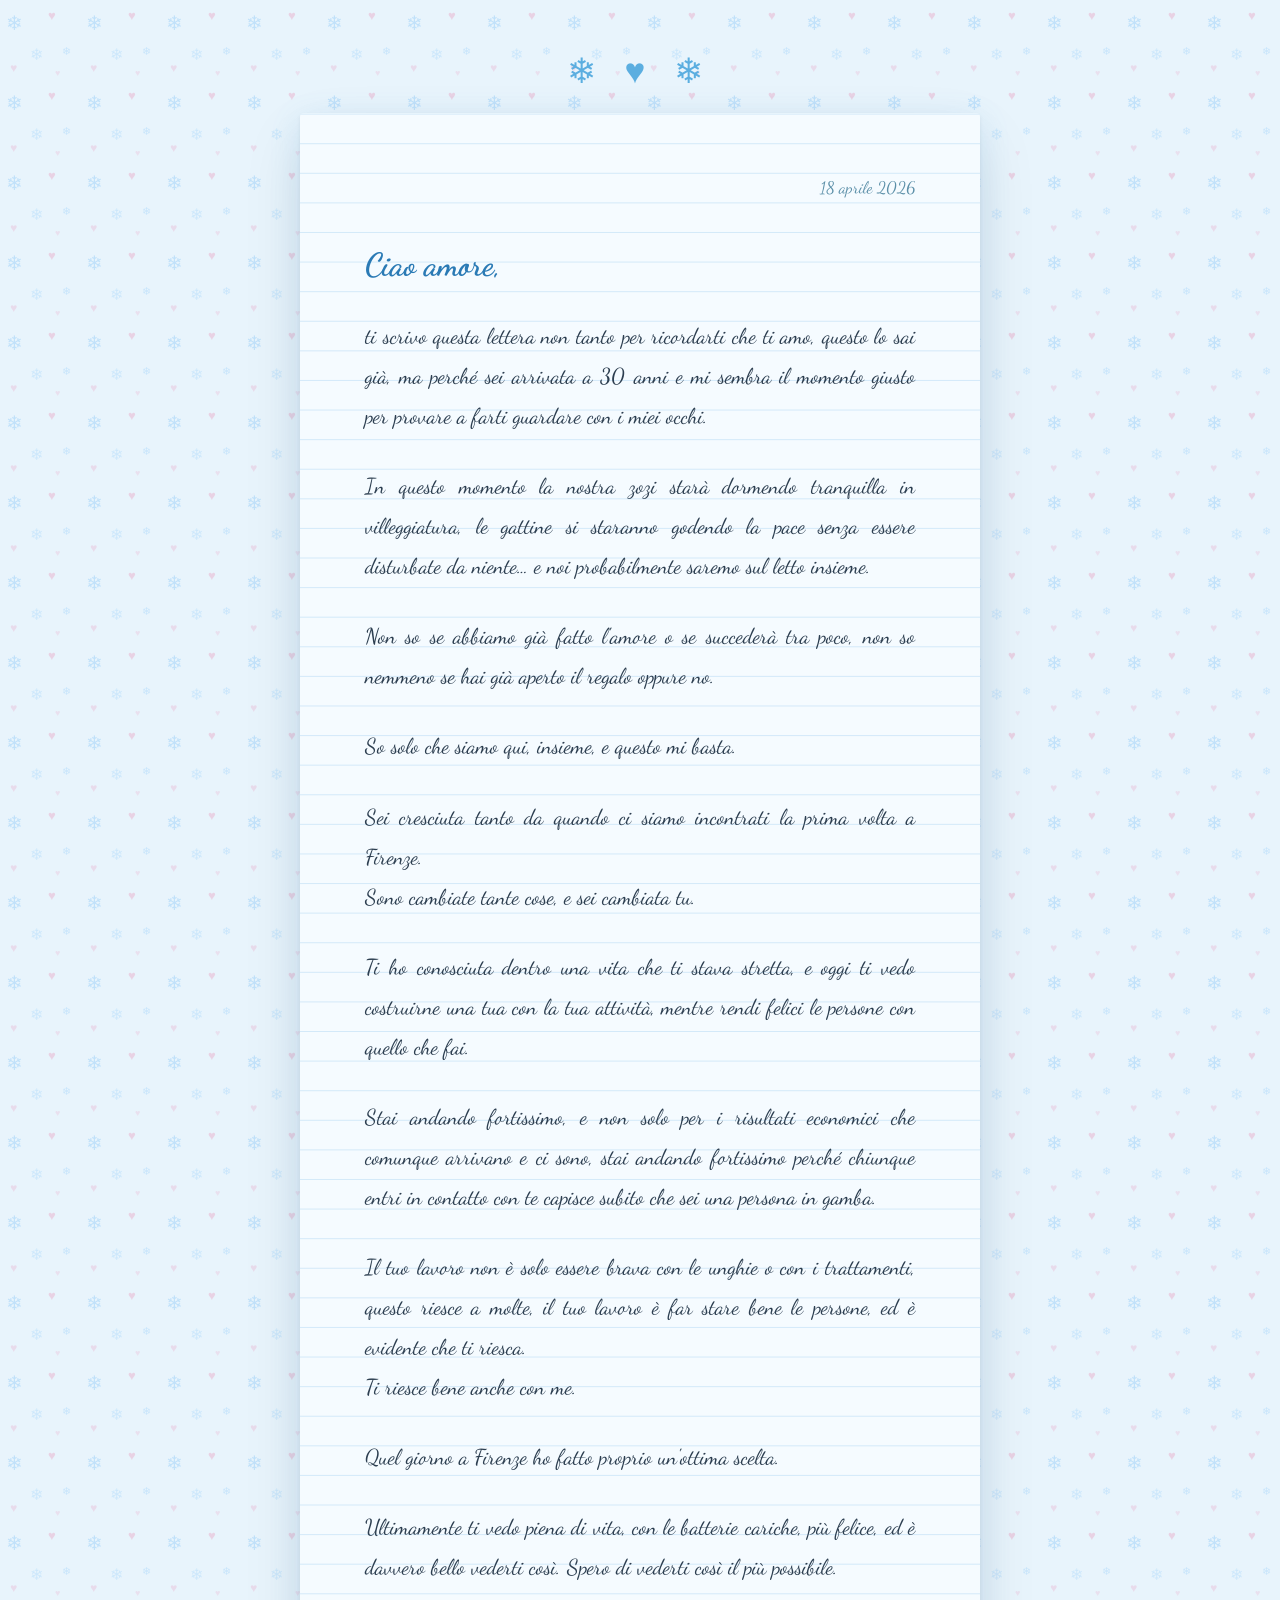
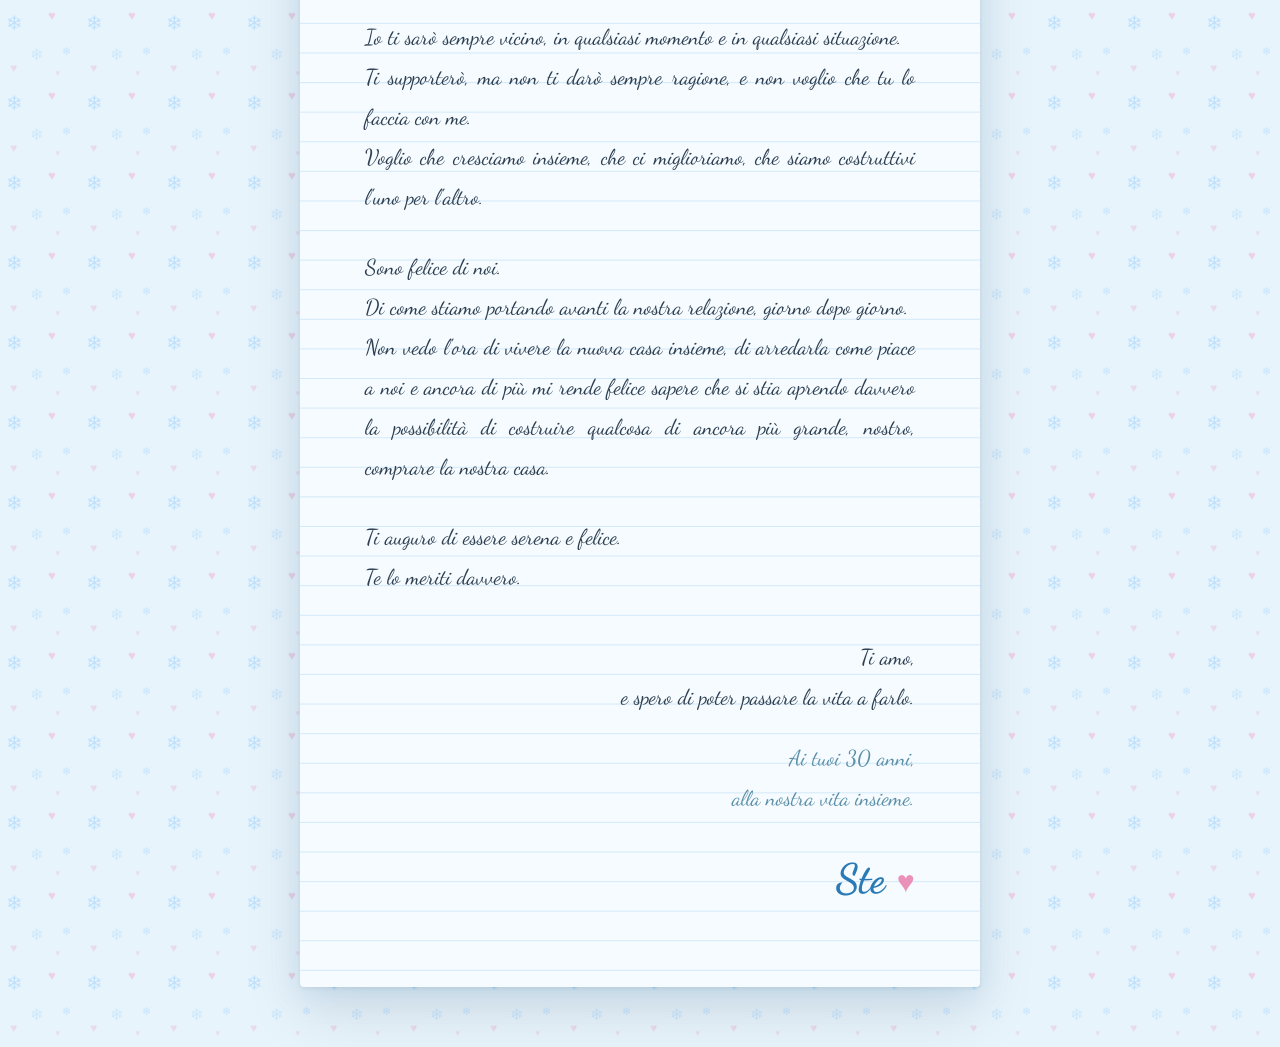
<file: lettera.html>
<!DOCTYPE html>
<html lang="it">
<head>
    <meta charset="UTF-8">
    <meta name="viewport" content="width=device-width, initial-scale=1.0">
    <title>Una lettera per te ♥</title>
    <link rel="preconnect" href="https://fonts.googleapis.com">
    <link rel="preconnect" href="https://fonts.gstatic.com" crossorigin>
    <link href="https://fonts.googleapis.com/css2?family=Dancing+Script:wght@400;600;700&display=swap" rel="stylesheet">
    <style>
        * {
            margin: 0;
            padding: 0;
            box-sizing: border-box;
        }

        body {
            min-height: 100vh;
            background-color: #e8f4fc;
            background-image: url("data:image/svg+xml,%3Csvg xmlns='http://www.w3.org/2000/svg' width='80' height='80'%3E%3Ctext x='6' y='30' font-size='20' fill='%2390caf9' opacity='0.45'%3E%E2%9D%84%3C/text%3E%3Ctext x='48' y='20' font-size='13' fill='%23e991b8' opacity='0.35'%3E%E2%99%A5%3C/text%3E%3Ctext x='30' y='60' font-size='16' fill='%2390caf9' opacity='0.3'%3E%E2%9D%84%3C/text%3E%3Ctext x='62' y='55' font-size='11' fill='%2364b5f6' opacity='0.25'%3E%E2%9D%84%3C/text%3E%3Ctext x='10' y='72' font-size='12' fill='%23e991b8' opacity='0.25'%3E%E2%99%A5%3C/text%3E%3Ctext x='55' y='76' font-size='9' fill='%23e991b8' opacity='0.2'%3E%E2%99%A5%3C/text%3E%3C/svg%3E");
            display: flex;
            justify-content: center;
            align-items: flex-start;
            padding: 50px 20px 60px;
            font-family: 'Dancing Script', cursive;
        }

        .letter-wrapper {
            width: 100%;
            max-width: 680px;
        }

        .letter-card {
            background: #f5fbff;
            border-radius: 4px;
            padding: 60px 65px 70px;
            box-shadow:
                0 2px 4px rgba(0,0,0,0.06),
                0 8px 30px rgba(100, 181, 246, 0.18),
                0 25px 60px rgba(0,0,0,0.1);
            position: relative;
            line-height: 1.85;
        }

        /* Linee orizzontali stile carta da lettere */
        .letter-card::before {
            content: '';
            position: absolute;
            inset: 0;
            border-radius: 4px;
            background-image: repeating-linear-gradient(
                to bottom,
                transparent,
                transparent calc(1.85em - 1px),
                #b3d9f5 calc(1.85em - 1px),
                #b3d9f5 1.85em
            );
            background-size: 100% 1.85em;
            background-position: 0 0.1em;
            pointer-events: none;
            opacity: 0.5;
        }



        .letter-top {
            text-align: right;
            font-size: 1.05em;
            color: #5b8fa8;
            margin-bottom: 32px;
            position: relative;
            z-index: 1;
        }

        .saluto {
            font-size: 2em;
            font-weight: 700;
            color: #2a7ab5;
            margin-bottom: 22px;
            display: block;
            position: relative;
            z-index: 1;
        }

        .testo {
            font-size: 1.35em;
            color: #2c3e50;
            text-align: justify;
            position: relative;
            z-index: 1;
        }

        .testo p {
            margin-bottom: 1.4em;
        }

        .firma {
            margin-top: 40px;
            text-align: right;
            font-size: 1.35em;
            color: #2c3e50;
            position: relative;
            z-index: 1;
        }

        .firma span {
            font-size: 1.9em;
            font-weight: 700;
            color: #2a7ab5;
        }

        .firma .cuore {
            font-size: 1.4em;
            color: #e991b8;
            margin-left: 6px;
        }

        /* Cuoricino decorativo in alto */
        .deco-top {
            text-align: center;
            font-size: 2.2em;
            margin-bottom: 20px;
            color: #5baee0;
            letter-spacing: 10px;
            user-select: none;
        }

        @media (max-width: 600px) {
            body {
                padding: 30px 12px 50px;
            }

            .letter-card {
                padding: 40px 28px 50px;
            }

            .testo {
                font-size: 1.2em;
            }

            .saluto {
                font-size: 1.7em;
            }
        }
    </style>
</head>
<body>
    <div class="letter-wrapper">
        <div class="deco-top">❄ ♥ ❄</div>
        <div class="letter-card">
            <div class="letter-top">18 aprile 2026</div>

            <span class="saluto">Ciao amore,</span>

            <div class="testo">
                <p>ti scrivo questa lettera non tanto per ricordarti che ti amo, questo lo sai già, ma perché sei arrivata a 30 anni e mi sembra il momento giusto per provare a farti guardare con i miei occhi.</p>

                <p>In questo momento la nostra zozi starà dormendo tranquilla in villeggiatura, le gattine si staranno godendo la pace senza essere disturbate da niente… e noi probabilmente saremo sul letto insieme.</p>

                <p>Non so se abbiamo già fatto l'amore o se succederà tra poco, non so nemmeno se hai già aperto il regalo oppure no.</p>

                <p>So solo che siamo qui, insieme, e questo mi basta.</p>

                <p>Sei cresciuta tanto da quando ci siamo incontrati la prima volta a Firenze.<br>
                Sono cambiate tante cose, e sei cambiata tu.</p>

                <p>Ti ho conosciuta dentro una vita che ti stava stretta, e oggi ti vedo costruirne una tua con la tua attività, mentre rendi felici le persone con quello che fai.</p>

                <p>Stai andando fortissimo, e non solo per i risultati economici che comunque arrivano e ci sono, stai andando fortissimo perché chiunque entri in contatto con te capisce subito che sei una persona in gamba.</p>

                <p>Il tuo lavoro non è solo essere brava con le unghie o con i trattamenti, questo riesce a molte, il tuo lavoro è far stare bene le persone, ed è evidente che ti riesca.<br>
                Ti riesce bene anche con me.</p>

                <p>Quel giorno a Firenze ho fatto proprio un'ottima scelta.</p>

                <p>Ultimamente ti vedo piena di vita, con le batterie cariche, più felice, ed è davvero bello vederti così. Spero di vederti così il più possibile.</p>

                <p>Io ti sarò sempre vicino, in qualsiasi momento e in qualsiasi situazione.<br>
                Ti supporterò, ma non ti darò sempre ragione, e non voglio che tu lo faccia con me.<br>
                Voglio che cresciamo insieme, che ci miglioriamo, che siamo costruttivi l'uno per l'altro.</p>

                <p>Sono felice di noi.<br>
                Di come stiamo portando avanti la nostra relazione, giorno dopo giorno.<br>
                Non vedo l'ora di vivere la nuova casa insieme, di arredarla come piace a noi e ancora di più mi rende felice sapere che si stia aprendo davvero la possibilità di costruire qualcosa di ancora più grande, nostro, comprare la nostra casa.</p>

                <p>Ti auguro di essere serena e felice.<br>
                Te lo meriti davvero.</p>
            </div>

            <div class="firma">
                <p>Ti amo,<br>e spero di poter passare la vita a farlo.</p>
                <p style="margin-top: 1em; font-size: 1em; color: #5b8fa8;">Ai tuoi 30 anni,<br>alla nostra vita insieme.</p>
                <p style="margin-top: 1em;"><span>Ste</span> <span class="cuore">♥</span></p>
            </div>
        </div>
    </div>
</body>
</html>
</file>
